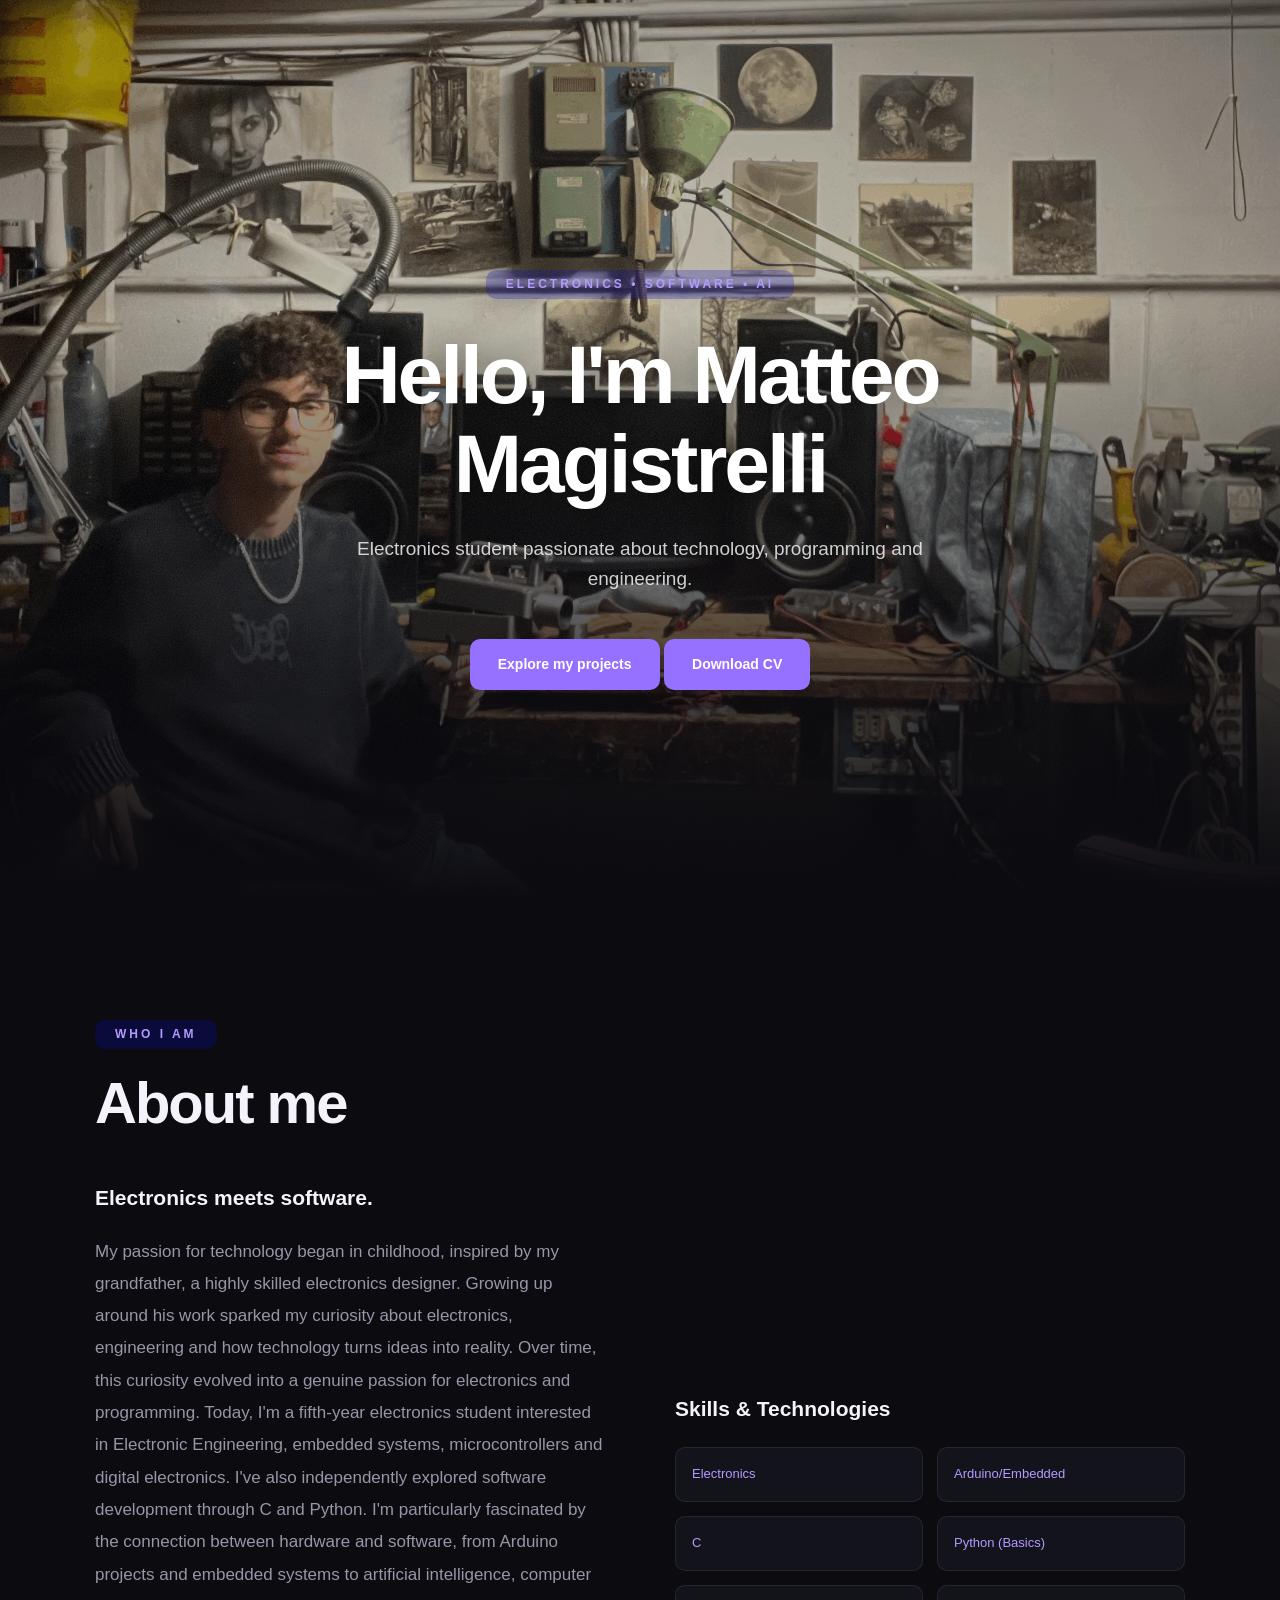
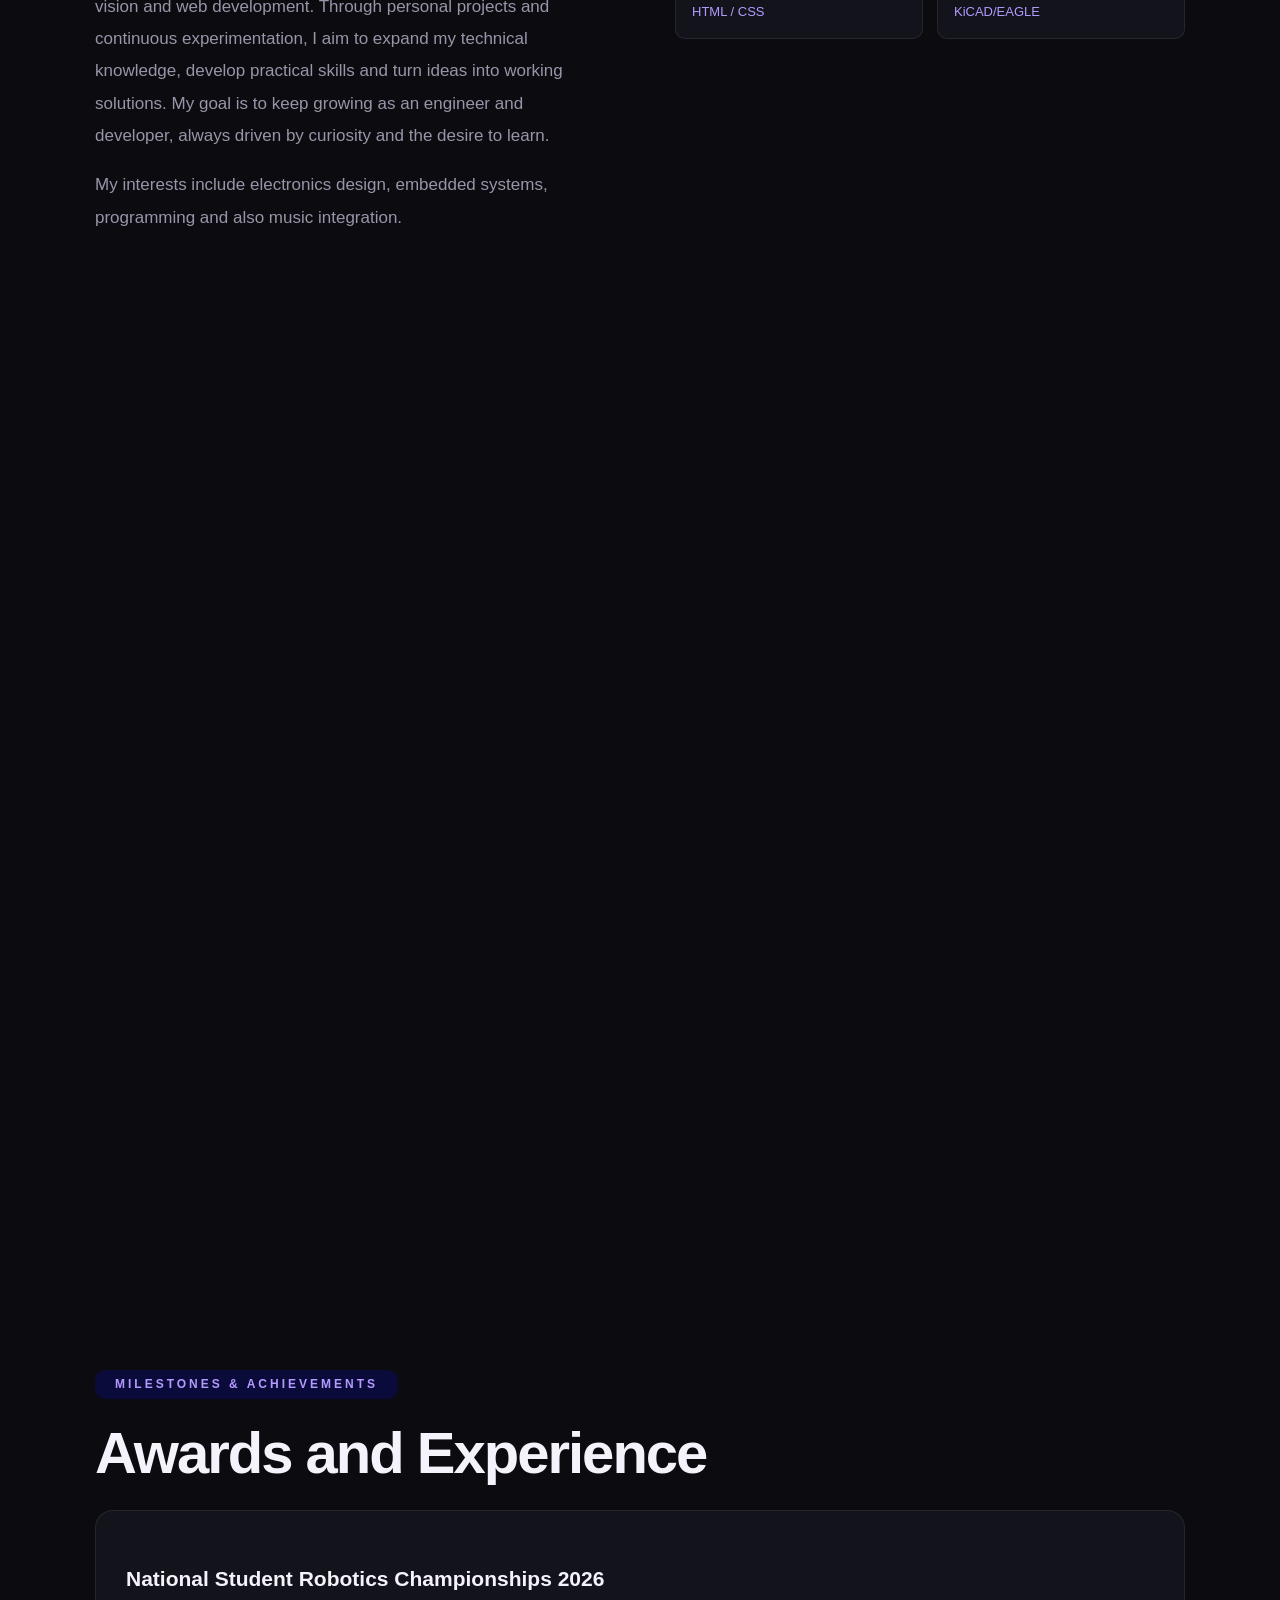
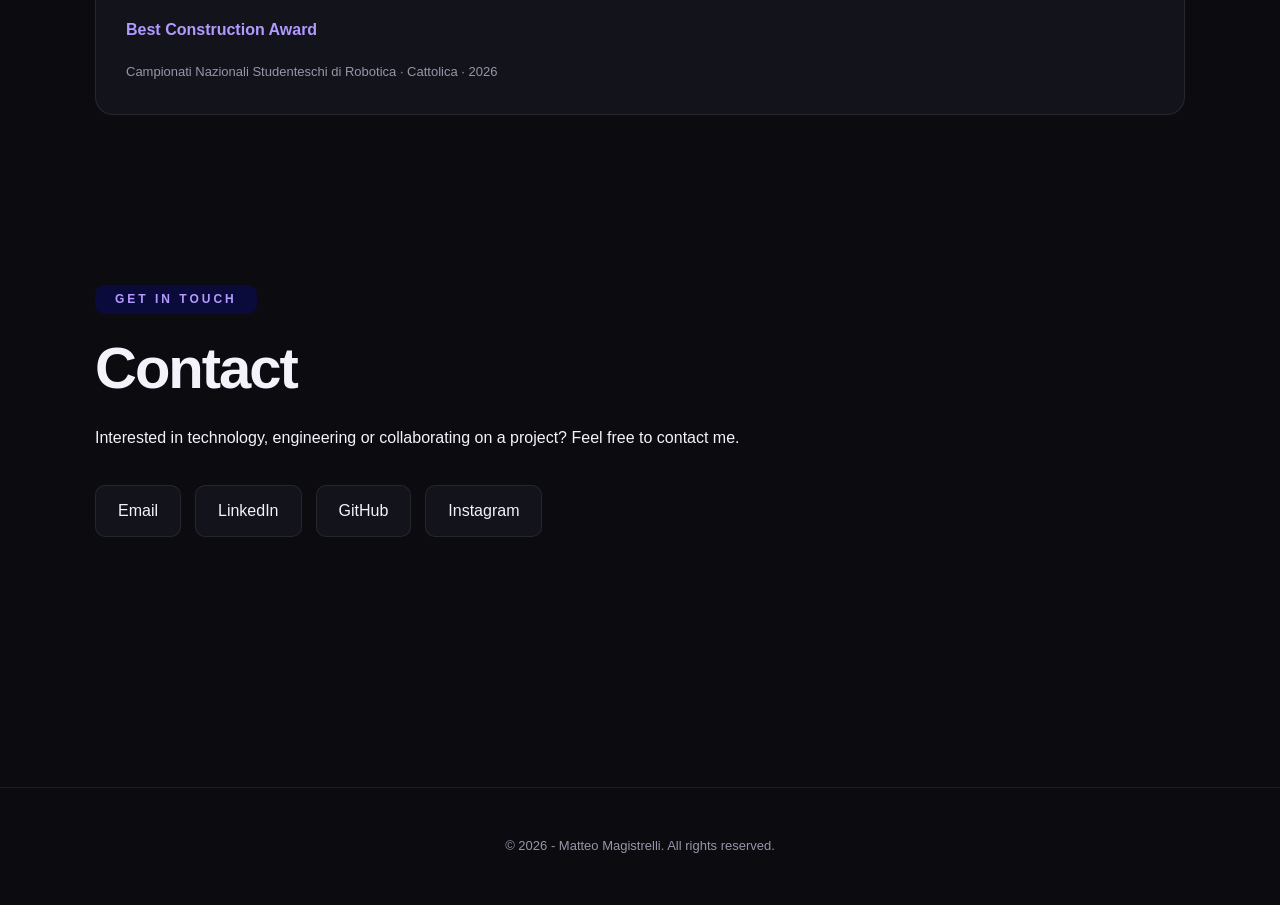
<file: index.html>
<!DOCTYPE html>
<html lang="en">

<head>
    <meta charset="UTF-8">
    <meta name="viewport" content="width=device-width, initial-scale=1.0">

    <!-- Open Graph -->
    <meta property="og:type" content="website">
    <meta property="og:title" content="Matteo Magistrelli | Portfolio">
    <meta property="og:description" content="Electronics, software development and artificial intelligence.">
    <meta property="og:url" content="https://www.matteo-magistrelli.com/">
    <meta property="og:image" content="https://www.matteo-magistrelli.com/banner.jpg">

    <meta name="twitter:card" content="summary_large_image">
    <meta name="twitter:title" content="Matteo Magistrelli | Portfolio">
    <meta name="twitter:description" content="Electronics, software development and AI.">
    <meta name="twitter:image" content="https://www.matteo-magistrelli.com/banner.jpg">

    <title>Matteo Magistrelli | Portfolio</title>

    <link rel="stylesheet" href="style.css"> <!-- CSS-->
    <script src="script.js" defer></script> <!-- Javascript -->
</head>

<body>

    <!-- HERO -->
    <header id="top" class="hero">

        <div class="hero-image" aria-hidden="true"></div>
        <div class="hero-overlay" aria-hidden="true"></div>

        <nav>

            <button class="menu-toggle" id="menu-toggle" aria-label="Open navigation menu" aria-expanded="false"
                aria-controls="nav-links">
                ☰
            </button>

            <ul class="nav-links" id="nav-links">
                <li><a href="#top">Home</a></li>
                <li><a href="#about">About</a></li>
                <li><a href="#projects">Projects</a></li>
                <li><a href="#contact">Contact</a></li>
            </ul>

        </nav>

        <!-- HERO CONTENT -->
        <div class="hero-content">

            <p class="section-label">
                ELECTRONICS • SOFTWARE • AI
            </p>

            <h1>Hello, I'm Matteo Magistrelli</h1>

            <p class="hero-description">
                Electronics student passionate about technology,
                programming and engineering.
            </p>

            <a href="#projects" class="hero-button">
                Explore my projects
            </a>

            <a href="./images/Magistrelli%20Matteo%20CV.pdf" download class="cv-button">
                Download CV
            </a>

        </div>

    </header>

    <main>

        <!-- ABOUT -->
        <section id="about">

            <p class="section-label">WHO I AM</p>

            <h2>About me</h2>

            <div class="about-main">

                <div class="about-text">

                    <h3>Electronics meets software.</h3>

                    <p class="about-text">
                        My passion for technology began in childhood, inspired by my grandfather, a highly skilled
                        electronics designer. Growing up around his work sparked my curiosity about electronics,
                        engineering and how technology turns ideas into reality.

                        Over time, this curiosity evolved into a genuine passion for electronics and programming. Today,
                        I'm a fifth-year electronics student interested in Electronic Engineering, embedded systems,
                        microcontrollers and digital electronics. I've also independently explored software development
                        through C and Python.

                        I'm particularly fascinated by the connection between hardware and software, from Arduino
                        projects and embedded systems to artificial intelligence, computer vision and web development.

                        Through personal projects and continuous experimentation, I aim to expand my technical
                        knowledge, develop practical skills and turn ideas into working solutions. My goal is to keep
                        growing as an engineer and developer, always driven by curiosity and the desire to learn.
                    </p>

                    <p>
                        My interests include electronics design,
                        embedded systems, programming and also music integration.
                    </p>

                </div>

                <div class="skills">

                    <h3>Skills & Technologies</h3>

                    <div class="skills-grid">
                        <span>Electronics</span>
                        <span>Arduino/Embedded</span>
                        <span>C</span>
                        <span>Python (Basics)</span>
                        <span>HTML / CSS</span>
                        <span>KiCAD/EAGLE</span>
                    </div>

                </div>

            </div>

        </section>

        <!-- PROJECTS -->
        <section id="projects" class="reveal">

            <p class="section-label">WHAT I'VE BUILT</p>

            <h2>My Projects</h2>

            <div class="projects-container">

                <!-- PROJECT 1 -->
                <article class="project-card reveal">

                    <p class="project-category">ELECTRONICS</p>

                    <img class="images" src="images/LED_sign.jpeg" alt="LED Fading Sign - illuminated LED project"
                        loading="lazy">

                    <h3>LED Fading Sign</h3>

                    <p>
                        Design and development of an illuminated LED sign
                        featuring a fading light effect. An electronics
                        project focused on circuit design, LED control
                        and hardware implementation.
                    </p>

                    <div class="project-tags">
                        <span>Electronics</span>
                        <span>LED Control</span>
                        <span>Circuit Design</span>
                    </div>

                    <a href="projects/LED_fading_ign/led_fading.html">
                        View project →
                    </a>

                </article>

                <!-- PROJECT 2 -->
                <article class="project-card reveal">

                    <p class="project-category">ARTIFICIAL INTELLIGENCE</p>

                    <h3>CORA Vision AI</h3>

                    <p>
                        An experimental local AI vision system developed
                        with Python and OpenCV, designed to analyse
                        camera frames and interact through voice.
                    </p>

                    <div class="project-tags">
                        <span>Python</span>
                        <span>OpenCV</span>
                        <span>Local AI</span>
                    </div>

                    <a href="https://github.com/teo-ardxsiaco" target="_blank" rel="noopener noreferrer">
                        View on GitHub →
                    </a>

                </article>

                <!-- PROJECT 3 -->
                <article class="project-card reveal">

                    <p class="project-category">ELECTRONICS</p>

                    <h3>Embedded Projects</h3>

                    <p>
                        Electronic and embedded systems projects
                        involving microcontrollers, sensors,
                        circuit design and hardware programming.
                    </p>

                    <div class="project-tags">
                        <span>Arduino</span>
                        <span>C++</span>
                        <span>Electronics</span>
                    </div>

                    <a href="https://github.com/teo-ardxsiaco" target="_blank" rel="noopener noreferrer">
                        View on GitHub →
                    </a>

                </article>

            </div>

        </section>

        <!-- AWARDS AND EXPERIENCE -->
        <section id="awards_and_experience">

            <p class="section-label">MILESTONES & ACHIEVEMENTS</p>

            <h2>Awards and Experience</h2>

            <div class="experience-card">

                <h3>National Student Robotics Championships 2026</h3>

                <p>
                    Best Construction Award
                </p>

                <span>Campionati Nazionali Studenteschi di Robotica · Cattolica · 2026</span>

            </div>

        </section>

        <!-- CONTACT -->
        <section id="contact">

            <p class="section-label">GET IN TOUCH</p>

            <h2>Contact</h2>

            <p>
                Interested in technology, engineering or collaborating
                on a project? Feel free to contact me.
            </p>

            <div class="contact-links">

                <a href="mailto:matteo.magistrelli@icloud.com">
                    Email
                </a>

                <a href="https://www.linkedin.com/in/matteo-magistrelli-3762bb3b6/" target="_blank"
                    rel="noopener noreferrer">
                    LinkedIn
                </a>

                <a href="https://github.com/teo-ardxsiaco" target="_blank" rel="noopener noreferrer">
                    GitHub
                </a>

                <a href="https://www.instagram.com/ardxsiaco/" target="_blank" rel="noopener noreferrer">
                    Instagram
                </a>

            </div>

        </section>

    </main>

    <!-- FOOTER -->
    <footer>
        <p>© 2026 - Matteo Magistrelli. All rights reserved.</p>
    </footer>



</body>

</html>
</file>
<file: style.css>
:root {
    --bg-color: #0b0b10;
    --surface: #13131b;
    --surface-hover: #1b1b27;
    --accent: #9670ff;
    --accent-light: #b39aff;
    --text: #f4f2fa;
    --muted: #9995a8;
    --border: rgba(255, 255, 255, 0.08);
    --radius: 18px;
    --transition: 0.25s ease;
    --animation-duration: 650ms;
    --animation-easing: cubic-bezier(0.22, 1, 0.36, 1);
}

* {
    box-sizing: border-box;
}

html {
    scroll-behavior: smooth;
    scroll-padding-top: 115px;
}

body {
    margin: 0;
    background: var(--bg-color);
    color: var(--text);
    font-family: Inter, Arial, sans-serif;
    line-height: 1.6;
}

a {
    color: inherit;
    text-decoration: none;
}

/* NAVBAR */

nav {
    display: flex;
    position: fixed;
    z-index: 10;
    top: 0;
    width: 100%;
    padding: 24px;
    justify-content: space-evenly;
    align-items: center;
    flex-wrap: wrap;
    gap: 16px;
    background: rgba(11, 11, 16, 0.45);
    backdrop-filter: blur(16px);
    -webkit-backdrop-filter: blur(16px);
    border-bottom: 1px solid var(--border);
}

nav a {
    color: var(--muted);
    font-size: 14px;
    transition: color var(--transition);
    padding: 14px 28px;
}

nav a:hover,
nav a.active {
    color: var(--accent-light);
}

nav {
    transition: transform 0.2s ease;
}

nav.nav-hidden {
    transform: translateY(-100%);
}

.menu-toggle {
    display: none;
    background: transparent;
    border: none;
    color: var(--text);
    font-size: 24px;
    cursor: pointer;
}

.nav-links {
    display: flex;
    list-style: none;
    align-items: center;
    gap: 24px;
    margin: 0;
    padding: 0;
}

.hero {
    position: relative;
    isolation: isolate;
    width: 100%;
    min-height: 100svh;
    display: flex;
    align-items: center;
    justify-content: center;
    overflow: hidden;
    background: var(--bg-color);
}

.hero-image {
    position: absolute;
    inset: 0;
    z-index: -2;
    background-image: url("images/Cantina.png");
    background-position: center 45%;
    background-size: cover;
    background-repeat: no-repeat;
    transform: scale(1.02);
}

.hero-overlay {
    position: absolute;
    inset: 0;
    z-index: -1;
    background:
        linear-gradient(
            180deg,
            rgba(11, 11, 16, 0.35) 0%,
            rgba(11, 11, 16, 0.25) 35%,
            rgba(11, 11, 16, 0.75) 75%,
            var(--bg-color) 100%
        );
}

.hero-content {
    position: relative;
    z-index: 2;
    width: 100%;
    max-width: 1000px;
    padding: 140px 24px 100px;
    text-align: center;
    animation: heroEntrance 1s var(--animation-easing) both;
}

.section-label {
    color: var(--accent-light);
    font-size: 12px;
    font-weight: 700;
    letter-spacing: 3px;
    background-color: rgba(12, 12, 187, 0.25);
    margin-top: 20px;
    padding: 5px 20px;
    border-radius: 10px;
    display: inline-block;
}

.hero-content h1 {
    margin: 20px 0;
    font-size: clamp(42px, 7vw, 82px);
    line-height: 1.08;
    letter-spacing: -3px;
    color: white;
    text-shadow: 0 4px 30px rgba(0, 0, 0, 0.4);
}

.hero-description {
    max-width: 620px;
    margin: 25px auto;
    color: rgba(255, 255, 255, 0.8);
    font-size: clamp(15px, 2vw, 19px);
}

.hero-button,
.cv-button {
    display: inline-block;
    margin-top: 20px;
    padding: 14px 28px;
    color: white;
    background: var(--accent);
    border-radius: 10px;
    font-size: 14px;
    font-weight: 600;
    transition:
        transform 300ms ease,
        background 300ms ease,
        box-shadow 300ms ease;
}

.hero-button:hover,
.cv-button:hover {
    transform: translateY(-4px);
    background: var(--accent-light);
    box-shadow: 0 10px 30px rgba(150, 112, 255, 0.3);
}

@keyframes heroEntrance {
    from {
        opacity: 0;
        transform: translateY(35px);
    }

    to {
        opacity: 1;
        transform: translateY(0);
    }
}

main {
    max-width: 1150px;
    margin: auto;
    padding: 100px 30px;
}

main section {
    margin-bottom: 150px;
}

h2 {
    margin: 10px 0 25px;
    font-size: clamp(34px, 5vw, 58px);
    line-height: 1.1;
    letter-spacing: -2px;
}

h3 {
    font-size: 21px;
}

.section-description {
    max-width: 650px;
    color: var(--muted);
}

.about-main {
    display: grid;
    grid-template-columns: 1fr 1fr;
    gap: 70px;
    align-items: center;
}

.about-main p {
    color: var(--muted);
    font-size: 17px;
    line-height: 1.9;
}

.about-text {
    font-family: 'Franklin Gothic Medium', 'Arial Narrow', Arial, sans-serif

}

.skills-grid {
    display: grid;
    grid-template-columns: repeat(2, 1fr);
    gap: 14px;
}

.skills-grid span {
    padding: 16px;
    color: var(--accent-light);
    background: var(--surface);
    border: 1px solid var(--border);
    border-radius: 10px;
    font-size: 13px;
    transition: var(--transition);
}

.skills-grid span:hover {
    background: var(--surface-hover);
    border-color: var(--accent);
    transform: translateY(-3px);
}

.projects-container {
    display: grid;
    grid-template-columns: repeat(3, 1fr);
    gap: 20px;
    margin-top: 40px;
}

.project-card {
    position: relative;
    overflow: hidden;
    display: flex;
    flex-direction: column;
    min-height: 330px;
    padding: 28px;
    background: var(--surface);
    border: 1px solid var(--border);
    border-radius: var(--radius);
    transition:
        transform 300ms var(--animation-easing),
        border-color 300ms ease,
        background 300ms ease,
        box-shadow 300ms ease;
}

.project-card:hover {
    transform: translateY(-7px);
    background: var(--surface-hover);
    border-color: var(--accent);
    box-shadow: 0 15px 40px rgba(0, 0, 0, 0.22);
}

.project-category {
    color: var(--accent-light);
    font-size: 11px;
    font-weight: 700;
    letter-spacing: 2px;
    text-align: center;
}

.project-card h3 {
    margin: 18px 0 10px;
    text-align: center;
}

.project-card p:not(.project-category) {
    color: var(--muted);
    line-height: 1.8;
}

.images {
    width: 100%;
    height: 190px;
    object-fit: cover;
    border-radius: 12px;
    border: 1px solid rgba(150, 112, 255, 0.2);
}

.project-tags {
    display: flex;
    flex-wrap: wrap;
    gap: 8px;
    margin-top: auto;
    padding-top: 25px;
}

.project-tags span {
    padding: 6px 11px;
    color: var(--accent-light);
    background: rgba(150, 112, 255, 0.08);
    border: 1px solid rgba(150, 112, 255, 0.2);
    border-radius: 30px;
    font-size: 11px;
}

.project-card > a {
    margin-top: 20px;
    color: var(--accent-light);
    font-size: 14px;
    font-weight: 600;
}

.project-card > a:hover {
    color: white;
}

.experience-card {
    padding: 30px;
    background: var(--surface);
    border: 1px solid var(--border);
    border-radius: var(--radius);
    transition: var(--transition);
}

.experience-card:hover {
    border-color: var(--accent);
    transform: translateY(-4px);
}

.experience-card p {
    color: var(--accent-light);
    font-weight: 600;
}

.experience-card span {
    color: var(--muted);
    font-size: 13px;
}

.contact-links {
    display: flex;
    flex-wrap: wrap;
    gap: 14px;
    margin-top: 35px;
}

.contact-links a {
    padding: 12px 22px;
    background: var(--surface);
    border: 1px solid var(--border);
    border-radius: 10px;
    transition: var(--transition);
}

.contact-links a:hover {
    color: white;
    background: var(--accent);
    border-color: var(--accent);
    transform: translateY(-3px);
}

footer {
    padding: 35px 20px;
    text-align: center;
    border-top: 1px solid var(--border);
}

footer p {
    color: var(--muted);
    font-size: 13px;
}

@media (max-width: 850px) {
    .about-main {
        grid-template-columns: 1fr;
        gap: 35px;
    }

    .projects-container {
        grid-template-columns: repeat(2, 1fr);
    }

    .hero {
        min-height: 85svh;
    }
}

@media (max-width: 550px) {
    html {
        scroll-padding-top: 90px;
    }

    nav {
        padding: 18px 12px;
        gap: 12px;
    }

    nav a {
        font-size: 12px;
    }

    .hero {
        min-height: 100svh;
    }

    .hero-image {
        background-position: center;
    }

    .hero-content {
        padding: 130px 20px 80px;
    }

    .hero-content h1 {
        font-size: clamp(38px, 10vw, 55px);
        letter-spacing: -2px;
    }

    .hero-overlay {
        background:
            linear-gradient(
                180deg,
                rgba(11, 11, 16, 0.45),
                rgba(11, 11, 16, 0.65) 55%,
                var(--bg-color) 100%
            );
    }

    main {
        padding: 75px 20px;
    }

    main section {
        margin-bottom: 100px;
    }

    .skills-grid,
    .projects-container {
        grid-template-columns: 1fr;
    }

    .contact-links {
        flex-direction: column;
    }

    .contact-links a {
        text-align: center;
    }
}

@media (prefers-reduced-motion: reduce) {
    html {
        scroll-behavior: auto;
    }

    *,
    *::before,
    *::after {
        transition: none !important;
        animation: none !important;
    }
}

@media (max-width: 768px) {

    nav {
        justify-content: space-between;
    }

    .menu-toggle {
        display: block;
    }

    .nav-links {
        display: none;
        flex-direction: column;
        align-items: center;
        width: 100%;
        gap: 16px;
        padding: 16px 0 8px;
    }

    .nav-links.active {
        display: flex;
    }
}

.reveal { 
    opacity: 0;
    transform: translateY(50px);
    transition: opacity 1.5s ease, transform 1.5s ease;
}

.reveal.visible {
    opacity: 1;
    transform: translateY(0);
}
</file>
